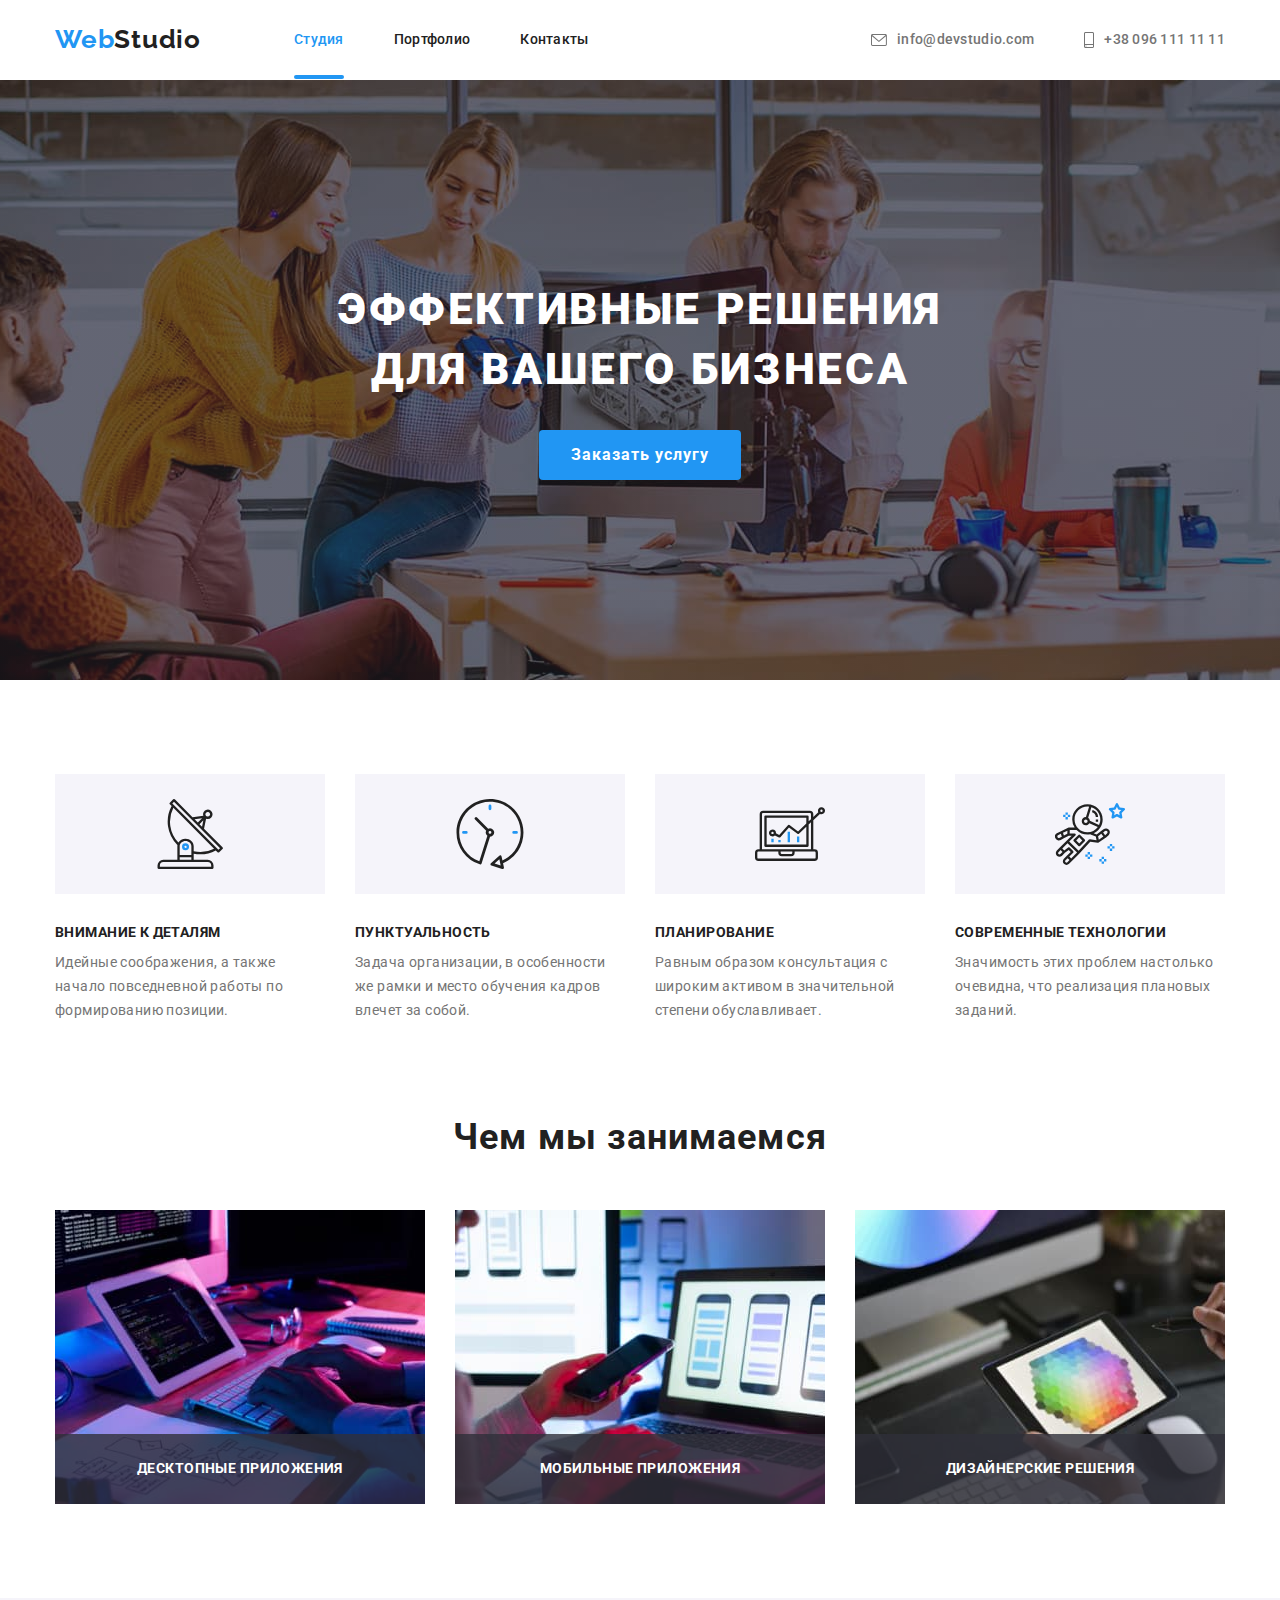
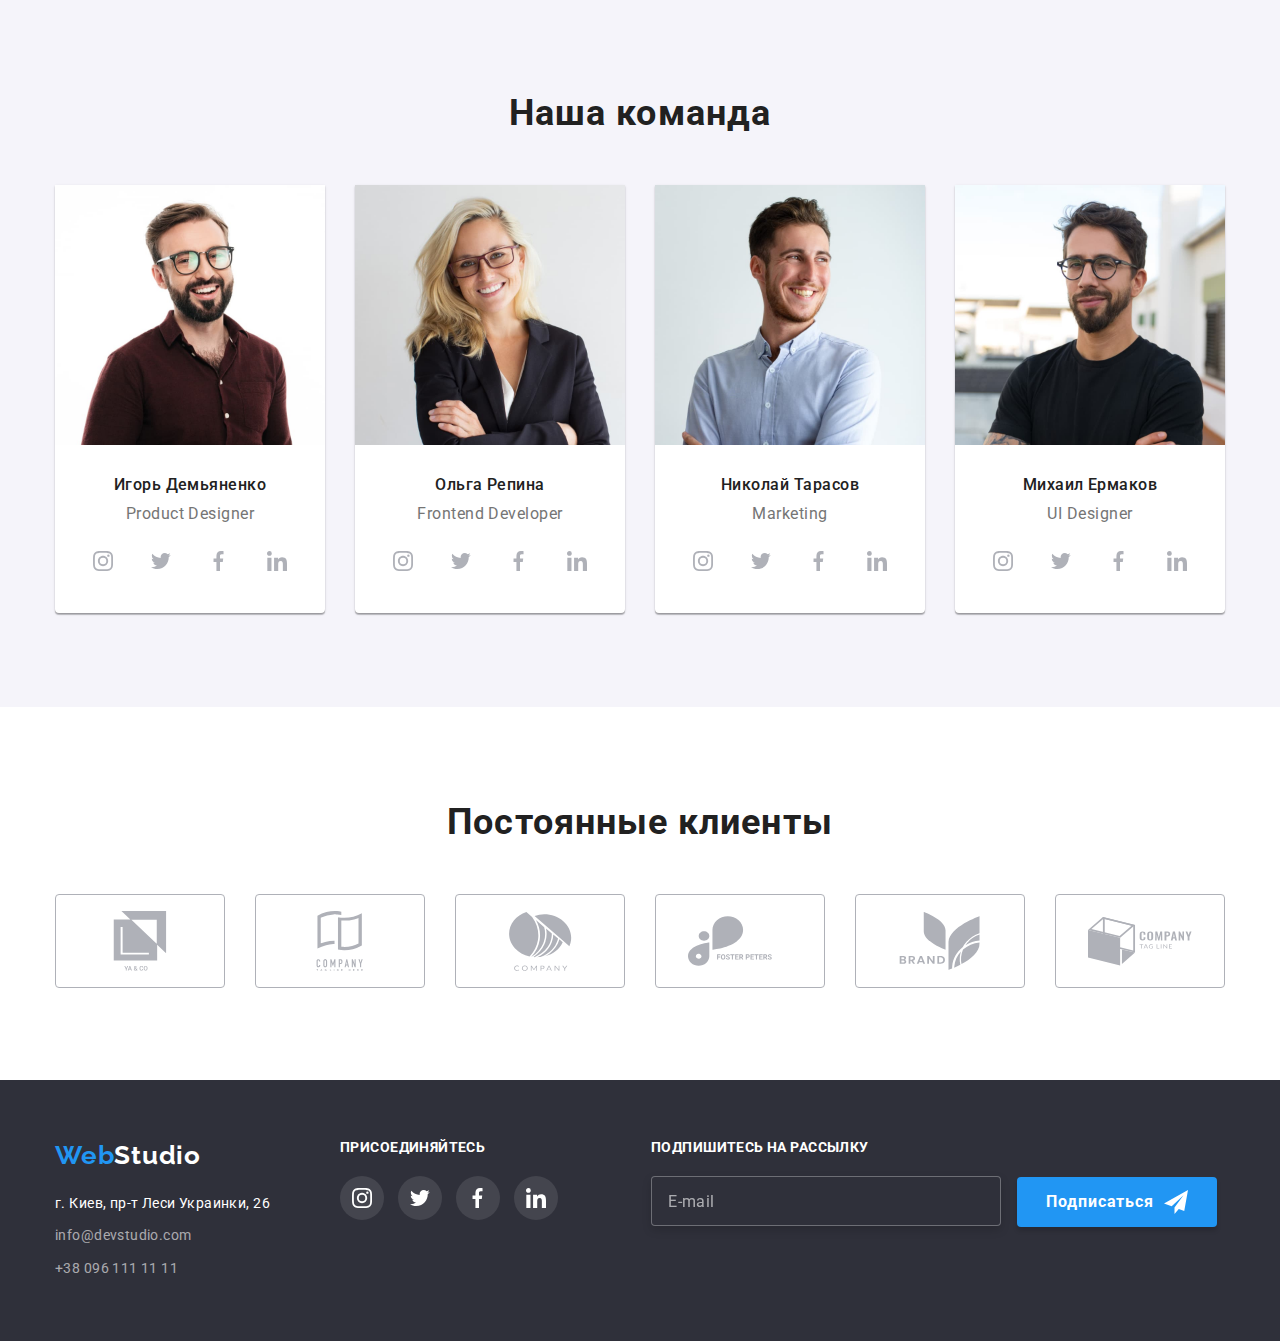
<file: index.html>
<!DOCTYPE html>
<html lang="ru">
<head>
    <meta charset="UTF-8">
    <meta http-equiv="X-UA-Compatible" content="IE=edge">
    <meta name="viewport" content="width=device-width, initial-scale=1.0">
    <title>WebStudio</title>
    <link rel="preconnect" href="https://fonts.googleapis.com">
    <link rel="preconnect" href="https://fonts.gstatic.com" crossorigin>
    <link href="https://fonts.googleapis.com/css2?family=Raleway:wght@700&family=Roboto:wght@400;500;700;900&display=swap" rel="stylesheet"/>
    <link rel="stylesheet" href="https://cdnjs.cloudflare.com/ajax/libs/modern-normalize/1.1.0/modern-normalize.min.css">
    <link rel="stylesheet" href="./css/styles.css">
</head>
<body>
<header class="header">
        <div class="conteiner page-header">
            <a href="index.html" class="logo"><span class="web">Web</span>Studio</a>
        <nav>
            <ul class="site-nav">
                <li class="item"><a href="./index.html" class="link current">Студия</a></li>
                <li class="item"><a href="./portfolio.html" class="link">Портфолио</a></li>
                <li class="item"><a href="/" class="link">Контакты</a></li>
            </ul>
        </nav>
            <ul class="contacts">
                <li class="item">                    
                    <a href="mailto:info@devstudio.com" class="contacts-link">
                        <svg class="icon-mail" width="16" height="12">
                            <use href="./images/sprite.svg#icon-mail"></use>
                        </svg>
                        info@devstudio.com
                    </a>
                </li>
                <li class="item">
                    <a href="tel:+380961111111" class ="contacts-link">
                        <svg class="icon-mail" width="10" height="16">
                            <use href="./images/sprite.svg#icon-tel"></use>
                        </svg>
                        +38 096 111 11 11
                    </a>
                </li>
            </ul>
        </div>        
</header>

<main>
    <section class="hero">
        <h1 class="hero-title">ЭФФЕКТИВНЫЕ РЕШЕНИЯ<br> ДЛЯ ВАШЕГО БИЗНЕСА</h1>
        <button type="button" class="hero-btn" data-modal-open>Заказать услугу</button>
        <div class="backdrop is-hidden" data-modal>
            <div class="modal">
                <button type="button" class="close-btn" data-modal-close>
                    <svg class="icon-modal" width="11" height="11">
                        <use href="./images/sprite.svg#icon-close"></use>
                    </svg> 
                </button>
                <h3 class="modal-title">Оставьте свои данные, мы вам перезвоним</h3>
                <form>
                    <label class="modal-label">
                        Имя
                        <div class="modal-row">
                            <input class="modal-input" type="text" name="username">
                            <svg class="icon-label" width="18" height="18">
                                <use href="./images/sprite.svg#icon-name"></use>
                            </svg>
                        </div>
                    </label>
                    <label class="modal-label">
                        Телефон
                        <div class="modal-row">
                            <input class="modal-input" type="tel" name="phone_number">
                        <svg class="icon-label" width="18" height="18">
                            <use href="./images/sprite.svg#icon-phone"></use>
                        </svg>
                        </div>
                    </label>
                    <label class="modal-label">
                        Почта
                        <div class="modal-row">
                            <input class="modal-input" type="email" name="email">
                        <svg class="icon-label" width="18" height="18">
                            <use href="./images/sprite.svg#icon-email"></use>
                        </svg>
                        </div>
                    </label>
                    <label class="modal-label">
                        Комментарий
                        <div class="modal-row">
                            <textarea class="modal-input coment " name="coment" rows="10" placeholder="Введите текст"></textarea>
                        </div>
                    </label>
                    <label class="modal-label checkbox ">
                        <input class="input-chec" type="checkbox" name="licens">
                        <span class="icon-chec"></span>
                        Соглашаюсь с рассылкой и принимаю <a class="link-licens" href="/">Условия договора</a>
                    </label>
                    <button class="modal-send-btn" type="submit">Отправить</button>
                </form>
            </div>
        </div>
    </section>
    <section class="advantage section">
        <div class="conteiner">
        <ul class="advantage-list" >
            <li class="advantage-item">
                <div class="advant">
                    <svg class="advantage-icon" width="70" height="70">
                        <use href="./images/sprite.svg#icon-sputnik"></use>
                    </svg>
                </div>
                <h3 class="advantage-title">ВНИМАНИЕ К ДЕТАЛЯМ</h3>
                <p class="advantage-text">Идейные соображения, а также начало повседневной работы по формированию позиции.</p>
            </li>
            <li class="advantage-item">
                <div class="advant">
                    <svg class="advantage-icon" width="70" height="70">
                        <use href="./images/sprite.svg#icon-clock"></use>
                    </svg>
                </div>
                <h3 class="advantage-title">ПУНКТУАЛЬНОСТЬ</h3>
                <p class="advantage-text">Задача организации, в особенности же рамки и место обучения кадров влечет за собой.</p>
            </li>
            <li class="advantage-item">
               <div class="advant">
                    <svg class="advantage-icon" width="70" height="70">
                        <use href="./images/sprite.svg#icon-diagram"></use>
                    </svg>
               </div>
                <h3 class="advantage-title">ПЛАНИРОВАНИЕ</h3>
                <p class="advantage-text">Равным образом консультация с широким активом в значительной степени обуславливает.</p>
            </li>
            <li class="advantage-item">
                <div class="advant">
                    <svg class="advantage-icon" width="70" height="70">
                        <use href="./images/sprite.svg#icon-astronaut"></use>
                    </svg>
                </div>
                <h3 class="advantage-title">СОВРЕМЕННЫЕ ТЕХНОЛОГИИ</h3>
                <p class="advantage-text">Значимость этих проблем настолько очевидна, что реализация плановых заданий.</p>
            </li>
        </ul>
        </div>
    </section>
    <section class="job section">
        <div class="conteiner">
            <h2 class="job-title">Чем мы занимаемся</h2>
        <ul class="job-list">
            <li class="job-item">
                <img src="./images/01.jpg" alt="Разработка сайта" width="370">
                <p class="job-text">Десктопные приложения</p>
            </li>
            <li class="job-item">
                <img src="./images/02.jpg" alt="Адаптивная верстка сайта" width="370">
                <p class="job-text">Мобильные приложения</p>
            </li>
            <li class="job-item">
                <img src="./images/03.jpg" alt="Разработка дизайна" width="370">
                <p class="job-text">Дизайнерские решения</p>
            </li>
        </ul>
        </div>
    </section>
    <section class="team section">
       <div class="conteiner">
            <h2 class="team-title">Наша команда</h2>
        <ul class="team-list">
            <li class="team-item">
                <img src="./images/1.jpg" alt="Игорь Демьяненко" width="270">
                <div class="teams">
                    <h3 class="team-subtitle">Игорь Демьяненко</h3>
                    <p lang="en" class="team-text">Product Designer</p>
                    <a href="https://www.instagram.com/" class="meseng">
                        <svg class="icon-meseng" width="20" height="20">
                            <use href="./images/sprite.svg#icon-instagram"></use>
                        </svg>
                    </a>
                    <a href="https://twitter.com/" class="meseng">
                        <svg class="icon-meseng" width="20" height="20">
                            <use href="./images/sprite.svg#icon-tvitter"></use>
                        </svg>
                    </a>
                    <a href="https://facebook.com/" class="meseng">
                        <svg class="icon-meseng" width="20" height="20">
                            <use href="./images/sprite.svg#icon-facebook"></use>
                        </svg>
                    </a>
                    <a href="https://www.linkedin.com/" class="meseng">
                        <svg class="icon-meseng" width="20" height="20">
                            <use href="./images/sprite.svg#icon-linkedin"></use>
                        </svg>
                    </a>
                </div>
            </li>
            <li class="team-item">
                <img src="./images/2.jpg" alt="Ольга Репина" width="270">
                <div class="teams">
                    <h3 class="team-subtitle">Ольга Репина</h3>
                    <p lang="en" class="team-text">Frontend Developer</p>
                    <a href="https://www.instagram.com/" class="meseng">
                        <svg class="icon-meseng" width="20" height="20">
                            <use href="./images/sprite.svg#icon-instagram"></use>
                        </svg>
                    </a>
                    <a href="https://twitter.com/" class="meseng">
                        <svg class="icon-meseng" width="20" height="20">
                            <use href="./images/sprite.svg#icon-tvitter"></use>
                        </svg>
                    </a>
                    <a href="https://facebook.com/" class="meseng">
                        <svg class="icon-meseng" width="20" height="20">
                            <use href="./images/sprite.svg#icon-facebook"></use>
                        </svg>
                    </a>
                    <a href="https://www.linkedin.com/" class="meseng">
                        <svg class="icon-meseng" width="20" height="20">
                            <use href="./images/sprite.svg#icon-linkedin"></use>
                        </svg>
                    </a>
                </div>
            </li>
            <li class="team-item">
                <img src="./images/3.jpg" alt="Николай Тарасов" width="270">
                <div class="teams">
                    <h3 class="team-subtitle">Николай Тарасов</h3>
                    <p lang="en" class="team-text">Marketing</p>
                    <a href="https://www.instagram.com/" class="meseng">
                        <svg class="icon-meseng" width="20" height="20">
                            <use href="./images/sprite.svg#icon-instagram"></use>
                        </svg>
                    </a>
                    <a href="https://twitter.com/" class="meseng">
                        <svg class="icon-meseng" width="20" height="20">
                            <use href="./images/sprite.svg#icon-tvitter"></use>
                        </svg>
                    </a>
                    <a href="https://facebook.com/" class="meseng">
                        <svg class="icon-meseng" width="20" height="20">
                            <use href="./images/sprite.svg#icon-facebook"></use>
                        </svg>
                    </a>
                    <a href="https://www.linkedin.com/" class="meseng">
                        <svg class="icon-meseng" width="20" height="20">
                            <use href="./images/sprite.svg#icon-linkedin"></use>
                        </svg>
                    </a>
                </div>
            </li>
            <li class="team-item">
                <img src="./images/4.jpg" alt="Михаил Ермаков" width="270">
                <div class="teams">
                    <h3 class="team-subtitle">Михаил Ермаков</h3>
                    <p lang="en" class="team-text">UI Designer</p>
                    <a href="https://www.instagram.com/" class="meseng">
                        <svg class="icon-meseng" width="20" height="20">
                            <use href="./images/sprite.svg#icon-instagram"></use>
                        </svg>
                    </a>
                    <a href="https://twitter.com/" class="meseng">
                        <svg class="icon-meseng" width="20" height="20">
                            <use href="./images/sprite.svg#icon-tvitter"></use>
                        </svg>
                    </a>
                    <a href="https://facebook.com/" class="meseng">
                        <svg class="icon-meseng" width="20" height="20">
                            <use href="./images/sprite.svg#icon-facebook"></use>
                        </svg>
                    </a>
                    <a href="https://www.linkedin.com/" class="meseng">
                        <svg class="icon-meseng" width="20" height="20">
                            <use href="./images/sprite.svg#icon-linkedin"></use>
                        </svg>
                    </a>
                </div>
            </li>
        </ul>
       </div>
    </section>
    <section class="clients section">
        <h2 class="clients-title">Постоянные клиенты</h2>
        <ul class="clients-list">
            <li class="clients-item">
                <a href="" class="clients-link">
                    <svg class="icon-clients" width="106" height="60">
                        <use href="./images/sprite.svg#icon-logo1"></use>
                    </svg>
                </a>
            </li>
            <li class="clients-item">
                <a href="" class="clients-link">
                    <svg class="icon-clients" width="106" height="60">
                        <use href="./images/sprite.svg#icon-logo2"></use>
                    </svg>
                </a>
            </li>
            <li class="clients-item">
                <a href="" class="clients-link">
                    <svg class="icon-clients" width="106" height="60">
                        <use href="./images/sprite.svg#icon-logo3"></use>
                    </svg>
                </a>
            </li>
            <li class="clients-item">
                <a href="" class="clients-link">
                    <svg class="icon-clients" width="106" height="60">
                        <use href="./images/sprite.svg#icon-logo4"></use>
                    </svg>
                </a>
            </li>
            <li class="clients-item">
                <a href="" class="clients-link">
                    <svg class="icon-clients" width="106" height="60">
                        <use href="./images/sprite.svg#icon-logo5"></use>
                    </svg>
                </a>
            </li>
            <li class="clients-item">
                <a href="" class="clients-link">
                    <svg class="icon-clients" width="106" height="60">
                        <use href="./images/sprite.svg#icon-logo6"></use>
                    </svg>
                </a>
            </li>
        </ul>
    </section>
</main>
<footer class="footer">
    <div class="conteiner footer-column">
         <div>
                <a href="index.html" class="footer-logo"><span class="web">Web</span>Studio</a>
            <address>
            <ul class="footer-nav">
                <li class="item"><a href="" class="footer-text">г. Киев, пр-т Леси Украинки, 26</a></li>
                <li class="item"><a href="mailto:info@devstudio.com" class="contacts-link">info@devstudio.com</a></li>
                <li class="item"><a href="tel:+380961111111" class="contacts-link">+38 096 111 11 11</a></li>      
            </ul>
            </address>
         </div>
        <div class="folov">
        <h3 class="folov-title">ПРИСОЕДИНЯЙТЕСЬ</h3>
        <ul class="folov-list">
            <li class="folov-item">
                <a href="https://www.instagram.com/" class="folov-link">
                    <svg class="icon-footer" width="20" height="20">
                        <use href="./images/sprite.svg#icon-instagram"></use>
                    </svg>
                </a>
            </li>
            <li class="folov-item">
                <a href="https://twitter.com/" class="folov-link">
                    <svg class="icon-footer" width="20" height="20">
                        <use href="./images/sprite.svg#icon-tvitter"></use>
                    </svg>
                </a>
            </li>
            <li class="folov-item">
                <a href="https://facebook.com/" class="folov-link">
                    <svg class="icon-footer" width="20" height="20">
                        <use href="./images/sprite.svg#icon-facebook"></use>
                    </svg>
                </a>
            </li>
            <li class="folov-item">
                <a href="https://www.linkedin.com/" class="folov-link">
                    <svg class="icon-footer" width="20" height="20">
                        <use href="./images/sprite.svg#icon-linkedin"></use>
                    </svg>
                </a>
            </li>
        </ul>
        </div>
        <div class="send">
        <h3 class="send-title">Подпишитесь на рассылку</h3>
        <form>
            <label class="send-label">
                <input class="send-input" type="email" name="email" placeholder="E-mail"/>
            </label>
        <button type="submit" class="send-btn">
            Подписаться
            <svg class="send-icon" width="24" height="24">
                <use href="./images/sprite.svg#icon-send"></use>
            </svg>
        </button>
        </form>
    </div>
    </div>
    
</footer>
    <script src="./js/modal.js"></script>
</body>
</html>
</file>
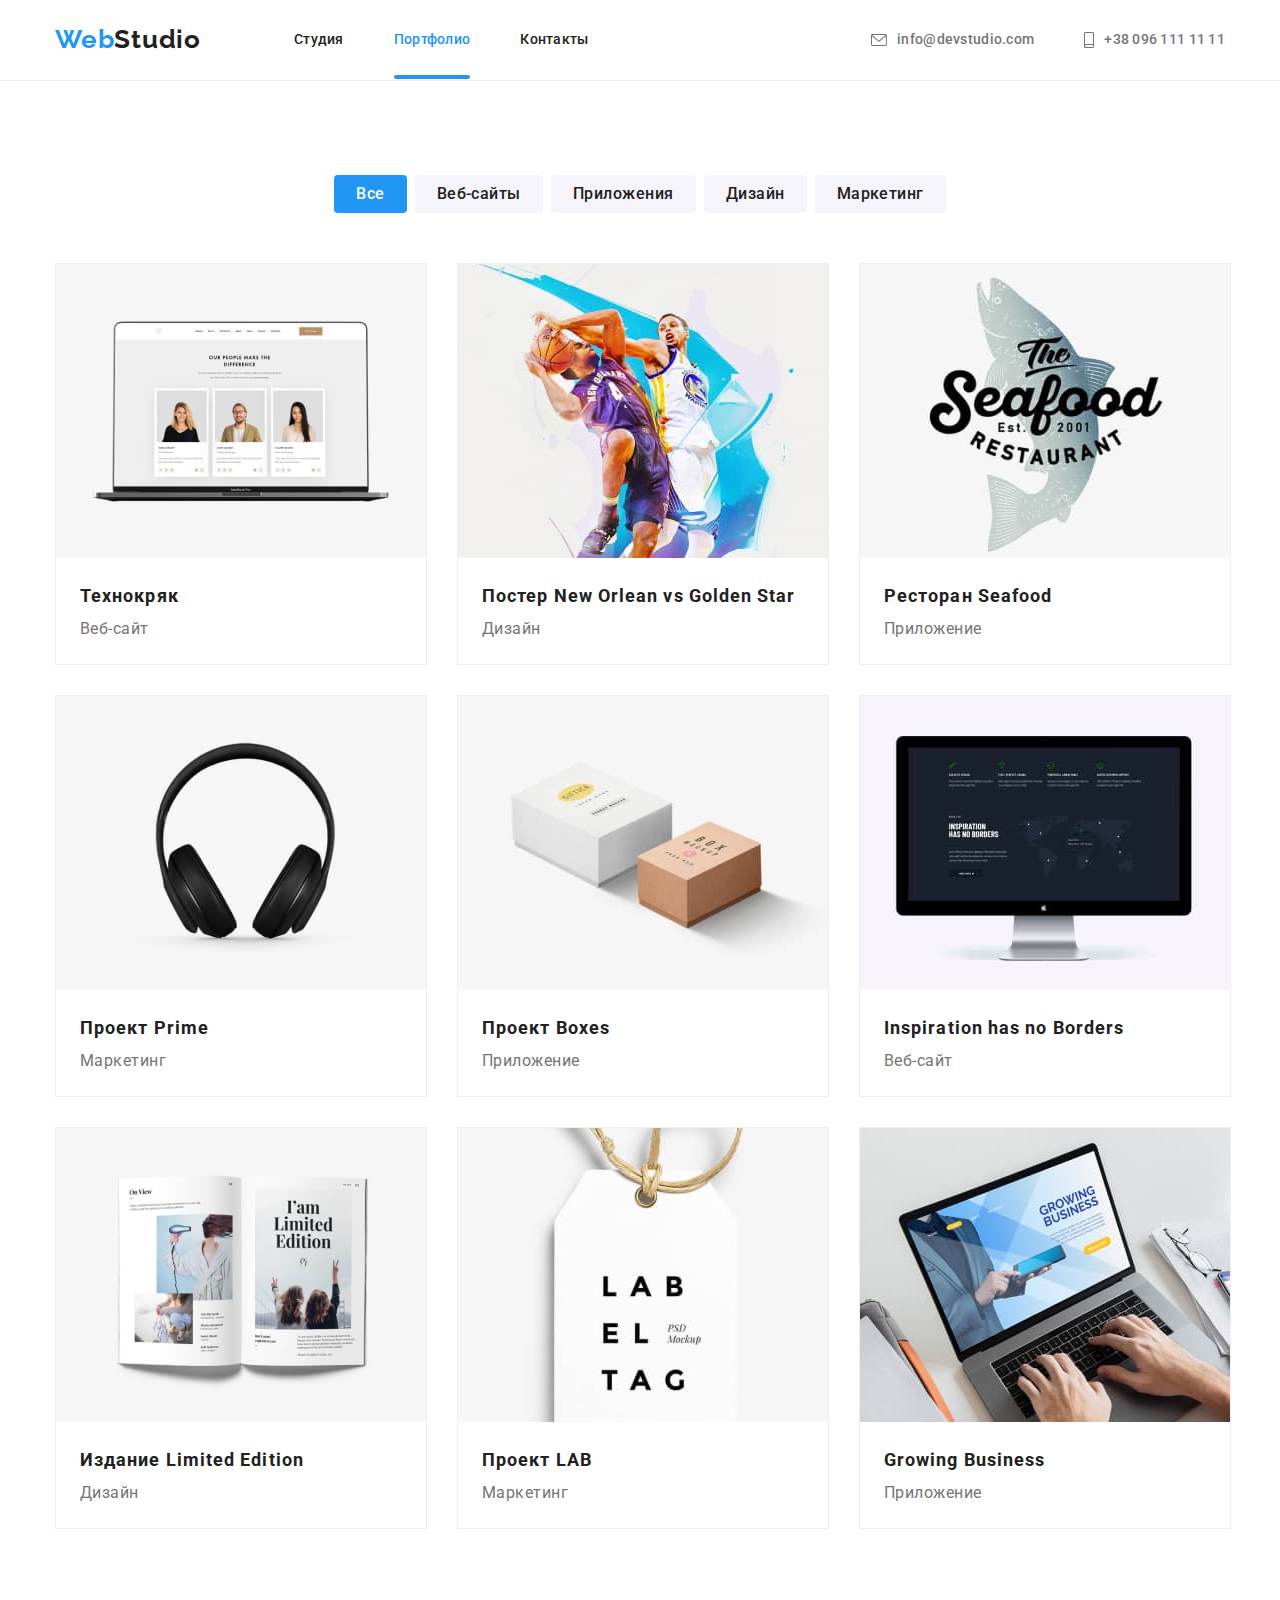
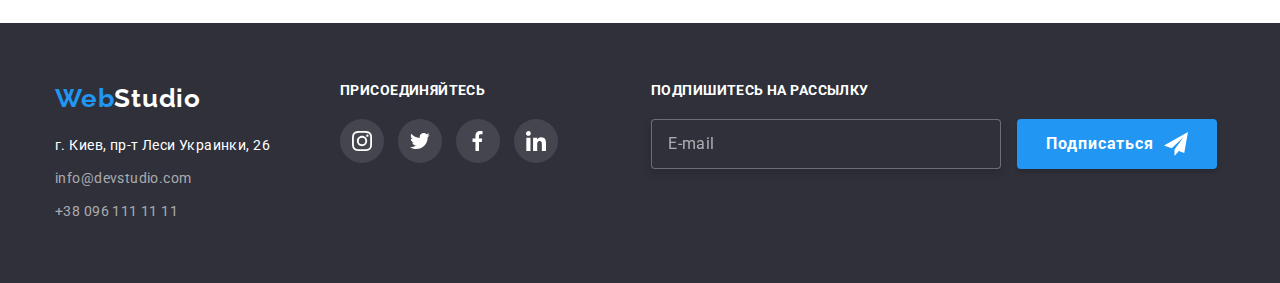
<file: portfolio.html>
<!DOCTYPE html>
<html lang="ru">
<head>
    <meta charset="UTF-8">
    <meta http-equiv="X-UA-Compatible" content="IE=edge">
    <meta name="viewport" content="width=device-width, initial-scale=1.0">
    <title>Портфолио</title>
    <link rel="preconnect" href="https://fonts.googleapis.com">
    <link rel="preconnect" href="https://fonts.gstatic.com" crossorigin>
    <link href="https://fonts.googleapis.com/css2?family=Raleway:wght@700&family=Roboto:wght@400;500;700;900&display=swap" rel="stylesheet">
    <link rel="stylesheet" href="https://cdnjs.cloudflare.com/ajax/libs/modern-normalize/1.1.0/modern-normalize.min.css">
    <link rel="stylesheet" href="./css/styles.css">
</head>
<body>
    


<header class="header line">
        <div class="conteiner page-header">
            <a href="index.html" class="logo"><span class="web">Web</span>Studio</a>
        <nav>
            <ul class="site-nav">
                <li class="item"><a href="./index.html" class="link">Студия</a></li>
                <li class="item"><a href="./portfolio.html" class="link current">Портфолио</a></li>
                <li class="item"><a href="/" class="link">Контакты</a></li>
            </ul>
        </nav>
            <ul class="contacts">
                <li class="item">                    
                    <a href="mailto:info@devstudio.com" class="contacts-link">
                        <svg class="icon-mail" width="16" height="12">
                            <use href="./images/sprite.svg#icon-mail"></use>
                        </svg>
                        info@devstudio.com
                    </a>
                </li>
                <li class="item">
                    <a href="tel:+380961111111" class ="contacts-link">
                        <svg class="icon-mail" width="10" height="16">
                            <use href="./images/sprite.svg#icon-tel"></use>
                        </svg>
                        +38 096 111 11 11
                    </a>
                </li>
            </ul>
        </div>
        
</header>
<main>
    <section class="portfolio section" >
        <div class="conteiner">
            <ul class="portfolio-filter">
            <li class="item"><button type="button" class="btn current">Все</button></li>
            <li class="item"><button type="button" class="btn">Веб-сайты</button></li>
            <li class="item"><button type="button" class="btn">Приложения</button></li>
            <li class="item"><button type="button" class="btn">Дизайн</button></li>
            <li class="item"><button type="button" class="btn">Маркетинг</button></li>
        </ul>
        <ul class="portfolio-choice" >
            <li class="item">
                <div class="choice-hover">
                    <img src="./images/pf1.jpg" alt="" width="370">                
                    <p class="choice-text-hover">Технокряк это современная площадка распространения коронавируса. Компании используют эту платформу для цифрового шпионажа и атак на защищённые сервера конкурентов.</p>
                </div>
                <div class="choich">
                    <h3 class="choice-title">Технокряк</h3>
                    <p class="choice-text">Веб-сайт</p>
                    
                </div>
            </li>
            <li class="item">
                <div class="choice-hover">
                    <img src="./images/pf2.jpg" alt="" width="370">
                    <p class="choice-text-hover">Технокряк это современная площадка распространения коронавируса. Компании используют эту платформу для цифрового шпионажа и атак на защищённые сервера конкурентов.</p>
                </div>
                <div class="choich">
                    <h3 class="choice-title">Постер <span lang="en">New Orlean vs Golden Star</span></h3>
                    <p class="choice-text">Дизайн</p>
                </div>
            </li>
            <li class="item">
                <div class="choice-hover">
                    <img src="./images/pf3.jpg" alt="" width="370">
                    <p class="choice-text-hover">Технокряк это современная площадка распространения коронавируса. Компании используют эту платформу для цифрового шпионажа и атак на защищённые сервера конкурентов.</p>
                </div>
                <div class="choich">
                    <h3 class="choice-title">Ресторан <sapn lang="en">Seafood</sapn></h3>
                    <p class="choice-text">Приложение</p>
                </div>
            </li>
            <li class="item">
                <div class="choice-hover">
                    <img src="./images/pf4.jpg" alt="" width="370">
                    <p class="choice-text-hover">Технокряк это современная площадка распространения коронавируса. Компании используют эту платформу для цифрового шпионажа и атак на защищённые сервера конкурентов.</p>
                </div>
                <div class="choich">
                    <h3 class="choice-title">Проект <span lang="en">Prime</span></h3>
                    <p class="choice-text">Маркетинг</p>
                </div>
            </li>
            <li class="item">
                <div class="choice-hover">
                    <img src="./images/pf5.jpg" alt="" width="370">
                    <p class="choice-text-hover">Технокряк это современная площадка распространения коронавируса. Компании используют эту платформу для цифрового шпионажа и атак на защищённые сервера конкурентов.</p>
                </div>
                <div class="choich">
                    <h3 class="choice-title">Проект <span lang="en">Boxes</span></h3>
                    <p class="choice-text">Приложение</p>
                </div>
            </li>
            <li class="item">
                <div class="choice-hover">
                    <img src="./images/pf6.jpg" alt="" width="370">
                    <p class="choice-text-hover">Технокряк это современная площадка распространения коронавируса. Компании используют эту платформу для цифрового шпионажа и атак на защищённые сервера конкурентов.</p>
                </div>
               <div class="choich">
                    <h3 class="choice-title" lang="en">Inspiration has no Borders</h3>
                    <p class="choice-text">Веб-сайт</p>
               </div>
            </li>
            <li class="item">
                <div class="choice-hover">
                    <img src="./images/pf7.jpg" alt="" width="370">
                    <p class="choice-text-hover">Технокряк это современная площадка распространения коронавируса. Компании используют эту платформу для цифрового шпионажа и атак на защищённые сервера конкурентов.</p>
                </div>
                <div class="choich">
                    <h3 class="choice-title">Издание <span lang="en">Limited Edition</span></h3>
                    <p class="choice-text">Дизайн</p>
                </div>
            </li>
            <li class="item">
                <div class="choice-hover">
                    <img src="./images/pf8.jpg" alt="" width="370">
                    <p class="choice-text-hover">Технокряк это современная площадка распространения коронавируса. Компании используют эту платформу для цифрового шпионажа и атак на защищённые сервера конкурентов.</p>
                </div>
                <div class="choich">
                    <h3 class="choice-title">Проект <span lang="en">LAB</span></h3>
                    <p class="choice-text">Маркетинг</p>
                </div>
            </li>
            <li class="item">
                <div class="choice-hover">
                    <img src="./images/pf9.jpg" alt="" width="370">
                    <p class="choice-text-hover">Технокряк это современная площадка распространения коронавируса. Компании используют эту платформу для цифрового шпионажа и атак на защищённые сервера конкурентов.</p>
                </div>
                <div class="choich">
                    <h3 class="choice-title" lang="en">Growing Business</h3>
                    <p class="choice-text">Приложение</p>
                </div>
            </li>
        </ul>
        </div>
    </section>
</main>
<footer class="footer">
    <div class="conteiner footer-column">
         <div>
                <a href="index.html" class="footer-logo"><span class="web">Web</span>Studio</a>
            <address>
            <ul class="footer-nav">
                <li class="item"><a href="" class="footer-text">г. Киев, пр-т Леси Украинки, 26</a></li>
                <li class="item"><a href="mailto:info@devstudio.com" class="contacts-link">info@devstudio.com</a></li>
                <li class="item"><a href="tel:+380961111111" class="contacts-link">+38 096 111 11 11</a></li>      
            </ul>
            </address>
         </div>
        <div class="folov">
        <h3 class="folov-title">ПРИСОЕДИНЯЙТЕСЬ</h3>
        <ul class="folov-list">
            <li class="folov-item">
                <a href="https://www.instagram.com/" class="folov-link">
                    <svg class="icon-footer" width="20" height="20">
                        <use href="./images/sprite.svg#icon-instagram"></use>
                    </svg>
                </a>
            </li>
            <li class="folov-item">
                <a href="https://twitter.com/" class="folov-link">
                    <svg class="icon-footer" width="20" height="20">
                        <use href="./images/sprite.svg#icon-tvitter"></use>
                    </svg>
                </a>
            </li>
            <li class="folov-item">
                <a href="https://facebook.com/" class="folov-link">
                    <svg class="icon-footer" width="20" height="20">
                        <use href="./images/sprite.svg#icon-facebook"></use>
                    </svg>
                </a>
            </li>
            <li class="folov-item">
                <a href="https://www.linkedin.com/" class="folov-link">
                    <svg class="icon-footer" width="20" height="20">
                        <use href="./images/sprite.svg#icon-linkedin"></use>
                    </svg>
                </a>
            </li>
        </ul>
        </div>
        <div class="send">
        <h3 class="send-title">Подпишитесь на рассылку</h3>
        <form>
            <label class="send-label">
                <input class="send-input" type="email" name="email" placeholder="E-mail"/>
            </label>
        <button type="submit" class="send-btn">
            Подписаться
            <svg class="send-icon" width="24" height="24">
                <use href="./images/sprite.svg#icon-send"></use>
            </svg>
        </button>
        </form>
    </div>
    </div>
    
</footer>
</body>
</html>
</file>
<file: css/styles.css>
:root {
/* главний цвет фона */
    --main-color-bg: #ffffff;
/* главний цвет текста */
    --main-color-text: #757575;
/* фон подвала */
    --bg-color-foot:#2F303A; 
/* вторичний цвет текста */
    --secondary-color-text:#212121;
/* вторичний цвет фона */
    --secondary-color-bg: #F5F4FA;
/* еффект наведения */
    --color-accent: #2196F3;
/* цвет текста футер*/
    --color-adress: rgba(255, 255, 255, 0.6);
    --color-meseng: #AFB1B8;

}
body {
  background-color: var(--main-color-bg);
  color: var(--main-color-text);
  font-family: 'Roboto', sans-serif;
}
ul {
    list-style: none;
    margin-top: 0;
}

h1,h2,h3,h4,h5,h6,p,ul {
    margin: 0;
    padding: 0;
}
img {
      display: block;
  }



.conteiner{
    width: 1200px;
    margin: 0 auto;
    padding: 0 15px;
}

.section {
    padding-top: 94px;
    padding-bottom: 94px;
}

/*Шапка

*/
.line {
    border-bottom: 1px solid #ECECEC;
    
}
.header {
    padding-top: 24px;
    padding-bottom: 25px;
}

.page-header {
    display: flex;
    align-items: center;
}

.logo {
    
    
    color: var(--secondary-color-text);
    font-family: 'Raleway', sans-serif;
    font-weight: 700;
    font-size: 26px;
    line-height: 1.2;
    letter-spacing: 0.03em;
    text-decoration: none;

}
.web {
    color: var(--color-accent);
}


.site-nav {
    display: flex;
    margin-left: 93px;
    
}
.site-nav .item + .item {
    margin-left: 50px;
}
.site-nav .link {  
    position: relative;

    padding: 32px 0;
    color: var(--secondary-color-text);
    font-weight: 500;
    font-size: 14px;
    line-height: 1.14;
    letter-spacing: 0.02em;
    text-decoration: none;

    transition: color 250ms cubic-bezier(0.4, 0, 0.2, 1);
}


.site-nav .link:hover,
.site-nav .link:focus {
    color: var(--color-accent);
}

.site-nav .link.current {
    color: var(--color-accent);
}
.site-nav .link.current::after {
    content: '';
    display: block;
    width: 100%;
    height: 4px;
    background: var(--color-accent);
    border-radius: 2px;

    position: absolute;
    left: 0;
    bottom: 0;
}

.contacts {
    display: flex;
    margin-left: auto;
    align-items: center;
    
}

.contacts-link {
    display: flex;
    align-items: center;    
    color: var(--main-color-text);
    
    transition: color 250ms cubic-bezier(0.4, 0, 0.2, 1);
}
.contacts-link:hover, 
.contacts-link:focus {
    color: var(--color-accent);
}

.icon-mail {
    margin-right: 10px;
    fill: currentColor;
}
.contacts .item + .item {
    margin-left: 50px;
}

.contacts .contacts-link {
    font-weight: 500;
    font-size: 14px;
    line-height: 1.14;
    letter-spacing: 0.02em;
    text-decoration: none;
}

/*main

*/
.hero {
    position: relative;

    text-align: center;
    padding-top: 200px;
    padding-bottom: 200px;
    max-width: 1600px;
    height: 600px;
    margin-left: auto;
    margin-right: auto;

    background-color: var(--bg-color-foot);
    background-image: linear-gradient(
         to right,
          rgba(47, 48, 58, 0.4),
          rgba(47, 48, 58, 0.4)
          ),
          url("../images/bg-hero.jpg");
    
    background-repeat: no-repeat;
    background-position: center; 
    background-size: cover;
}
.hero-title{
    padding-bottom: 30px;
    color: var(--main-color-bg);
    font-weight: 900;
    font-size: 44px;
    line-height: 1.36;
    text-align: center;
    letter-spacing: 0.06em;

}

.hero-btn {     
    padding: 10px 32px;

    font-family: 'Roboto', sans-serif;
    cursor: pointer;
    color: var(--main-color-bg);
    background-color: var(--color-accent);
    font-weight: 700;
    font-size: 16px;
    line-height: 1.87;
    text-align: center;
    letter-spacing: 0.06em;

    border-radius: 4px;
    border: none;
}
.backdrop {
    
    position: fixed;
    top: 0;
    left: 0;
    width: 100%;
    height: 100%;
    z-index: 1;

    background: rgba(0, 0, 0, 0.2);

    opacity: 1;
    
    transition: opacity 250ms cubic-bezier(0.4, 0, 0.2, 1),
    visibility 250ms cubic-bezier(0.4, 0, 0.2, 1);
}
.backdrop.is-hidden {
    opacity: 0;
    pointer-events: none;
    visibility: hidden;   

}
.backdrop.is-hidden .modal {
    transform: translate(-50%, -50%) scale(1.1);
}

.modal {
    position: absolute;
    top: 50%;
    left: 50%;
    

    width: 528px;
    height: 581px;
    padding: 40px;

    background-color: var(--main-color-bg);

    transform: translate(-50%, -50%) scale(1);
    transition: transform 250ms cubic-bezier(0.4, 0, 0.2, 1);
}

.close-btn {
    width: 30px;
    height: 30px;

    position: absolute;
    top: 8px;
    right: 8px;

    background-color: var(--main-color-bg);

    border-radius: 50%;
    border: 1px solid rgba(0, 0, 0, 0.1);
    cursor: pointer;
    transition: color 250ms cubic-bezier(0.4, 0, 0.2, 1);
}
.icon-modal {
    fill: currentColor;
}
.close-btn:hover,
.close-btn:focus {
    color: var(--color-accent);
}
.icon-modal {
    fill: currentColor;
}

.modal-title {
    
    margin-bottom: 12px;

    font-weight: 700;
    font-size: 20px;
    line-height: 1.15   ;
    text-align: center;
    letter-spacing: 0.03em;

    color: var(--secondary-color-text);

}

.modal-label {
    position: relative;
    display: block;   
    font-size: 12px;
    line-height: 1.16;
    letter-spacing: 0.01em;
    color: var(--main-color-text);
    text-align: left;
    
    
}
.modal-input {
    padding-left: 42px;
    width: 100%;
    min-height: 40px;
    margin-top: 4px;
    border: 1px solid rgba(33, 33, 33, 0.2);
    border-radius: 4px;
    outline: none;
    transition: border-color 250ms cubic-bezier(0.4, 0, 0.2, 1);
    
}

.modal-row:focus-within > .modal-input,
.modal-row:focus-within > .icon-label {    
    border-color: var(--color-accent);
    fill: var(--color-accent);
    
}
.modal-row {
    color: var(--secondary-color-text);
}

.icon-label {
    position: absolute;
    top: 50%;
    left: 12px;

    display: inline-block;
    fill: currentColor;
    transition: fill 250ms cubic-bezier(0.4, 0, 0.2, 1);
}




.modal-input.coment {
    padding: 12px 16px;
    resize: none;
    max-height: 120px;
}
.modal-input.coment::placeholder {
    font-size: 14px;
    line-height: 16px;
    letter-spacing: 0.01em;
    color: rgba(117, 117, 117, 0.5);
}
.modal-label + .modal-label {
    margin-top: 10px;
}
.modal-label.checkbox {
    display: flex;
    align-items: center;
    margin-top: 20px;
    text-align: center;
    font-size: 14px;
    line-height: 1.71;
    letter-spacing: 0.03em;
    
}
.input-chec {
    position: absolute;
    width: 1px;
    height: 1px;
    margin: -1px;
    border: 0;
    padding: 0;
    clip: rect(0 0 0 0);
    overflow: hidden;
}
.icon-chec {
    display: inline-block;
    margin-right: 7px;
    width: 16px;
    height: 15px;
    border: 2px solid var(--secondary-color-text);
    border-radius: 2px;
    transition: background-color 250ms cubic-bezier(0.4, 0, 0.2, 1),
    border-color 250ms cubic-bezier(0.4, 0, 0.2, 1),
    background-image 250ms cubic-bezier(0.4, 0, 0.2, 1),
    background-size 250ms cubic-bezier(0.4, 0, 0.2, 1),
    background-origin 250ms cubic-bezier(0.4, 0, 0.2, 1);

    
}
.input-chec:checked + .icon-chec {
    border-color: var(--color-accent);
    background-color: var(--color-accent);
    background-image: url('../images/check.svg');
    background-size: contain;
    background-origin: border-box;
}


.link-licens {
    color: var(--color-accent);
}
.modal-send-btn {
    font-weight: 700;
    font-size: 16px;
    line-height: 1.87;
    width: 200px;
    height: 50px;   
    margin-top: 30px;
    letter-spacing: 0.06em;
    color: var(--main-color-bg);
    background-color: var(--color-accent);
    border: none;
    box-shadow: 0px 4px 4px rgba(0, 0, 0, 0.15);
    border-radius: 4px;
    cursor: pointer;
}




/*преимущества
                    
 */

 .advantage {
    padding-bottom: 0;
 }

 .advantage-list {
    display: flex;
    justify-content: space-between;
 }

 .advantage-item {  
    max-width: 270px; 
 }
.advant {
    display: flex;
    justify-content: center;
    align-items: center;
    background: var(--secondary-color-bg);
    width: 270px;
    height: 120px;
    margin-bottom: 30px;
    
}

 


.advantage-title {
    
    margin-bottom: 10px;
    color: var(--secondary-color-text);
    font-weight: 700;
    font-size: 14px;
    line-height: 1.2;
    letter-spacing: 0.03em;
}

.advantage-text {
    
    font-size: 14px;
    line-height: 1.7;
    letter-spacing: 0.03em;
}
/*зайнятость

 */
  
 .job-list {
     
     display: flex;
     justify-content: space-between;
 }
 .job-item {
    position: relative;
    max-width: 370px;
 }

.job-title{
    margin-bottom: 50px;
    color: var(--secondary-color-text);
    font-weight: 700;
    font-size: 36px;
    line-height: 1.2;
    text-align: center;
    letter-spacing: 0.03em;
}
.job-text {    
    position: absolute;
    left: 0;
    bottom: 0;

    

    display: flex;
    justify-content: center;
    align-items: center;
    
    width: 370px;
    height: 70px;   

    font-weight: 700;
    font-size: 14px;
    line-height: 1.14;
    letter-spacing: 0.03em;
    text-transform: uppercase;

    color: var(--main-color-bg);
    background-color: rgba(47, 48, 58, 0.8);

}

/*Команда

*/
.team {
    background-color: var(--secondary-color-bg);
    text-align: center;
}
.team-list {
    display: flex;
    justify-content: space-between;
}
.teams {
    padding-top: 30px;
    padding-bottom: 30px;
}

.team-title {
    margin-bottom: 50px;

    color: var(--secondary-color-text);
    font-weight: 700;
    font-size: 36px;
    line-height: 1.2;
    text-align: center;
    letter-spacing: 0.03em;
}
.team-item {
    background-color: var(--main-color-bg);
    box-shadow: 0px 1px 3px rgba(0, 0, 0, 0.12), 0px 1px 1px rgba(0, 0, 0, 0.14), 0px 2px 1px rgba(0, 0, 0, 0.2);
    border-radius: 0px 0px 4px 4px;

}

.team-subtitle {
    margin-bottom: 10px;
    color: var(--secondary-color-text);
    font-weight: 500;
    font-size: 16px;
    line-height: 1.2;
    letter-spacing: 0.03em;
}
.team-text {
    font-size: 16px;
    line-height: 1.2;
    letter-spacing: 0.03em;
}
.meseng {
    margin-top: 16px;
    width: 44px;
    height: 44px;
    display: inline-flex;
    justify-content: center;
    align-items: center;
    
    color: var(--color-meseng);
    border-radius: 50%;

    transition: color 250ms cubic-bezier(0.4, 0, 0.2, 1),
    background-color 250ms cubic-bezier(0.4, 0, 0.2, 1);
}
.meseng:hover,
.meseng:focus {
    background-color: var(--color-accent);
    border-radius: 50%;
    color: var(--main-color-bg);
}

.icon-meseng {
    fill: currentColor; 
}
.meseng + .meseng {
    margin-left: 10px;
}

/* Клиенты */
.clients-title {
    margin-bottom: 50px;
    color: var(--secondary-color-text);
    font-weight: 700;
    font-size: 36px;
    line-height: 1.2;
    text-align: center;
    letter-spacing: 0.03em;
}
.clients-list {    
    display: flex;
    justify-content: center;
    align-items: center;
}
.clients-item {
    width: 170px;
    height: 92px;
    
}
.clients-item + .clients-item {
    margin-left: 30px;
}
.clients-link {
    display: flex;
    justify-content: center;
    padding: 16px 32px;
    border: 1px solid var(--color-meseng);
    color: var(--color-meseng);
    border-radius: 4px;

    transition: border 250ms cubic-bezier(0.4, 0, 0.2, 1),
    color 250ms cubic-bezier(0.4, 0, 0.2, 1);
}
.clients-link:hover,
.clients-link:focus  {
    color: var(--color-accent);
    border: 1px solid var(--color-accent);
}
.icon-clients {
    fill: currentColor;
}


/* Портфолио

*/

/*Фильтр

*/
.portfolio {
    text-align: center;
}

.portfolio-filter {
    display: flex;
    justify-content: center;
}

.portfolio-filter .item + .item {
    margin-left: 8px;
}

.portfolio-filter .btn {
    font-family: 'Roboto', sans-serif;
    cursor: pointer;
    color: var(--secondary-color-text);
    background-color: var(--secondary-color-bg);
    font-weight: 500;
    font-size: 16px;
    line-height: 1.62;
    text-align: center;
    letter-spacing: 0.03em;
    
    padding: 6px 22px;
    border-radius: 4px;
    border: none; 
    
    transition: color 250ms cubic-bezier(0.4, 0, 0.2, 1),
    background-color 250ms cubic-bezier(0.4, 0, 0.2, 1),
    box-shadow 250ms cubic-bezier(0.4, 0, 0.2, 1);

    
}
.portfolio-filter .btn.current{
    color: var(--main-color-bg);
    background-color: var(--color-accent);
}

.portfolio-filter .btn:hover,
.portfolio-filter .btn:focus {
    box-shadow: 0px 3px 1px rgba(0, 0, 0, 0.1), 0px 1px 2px rgba(0, 0, 0, 0.08), 0px 2px 2px rgba(0, 0, 0, 0.12);
    color: var(--main-color-bg);
    background-color: var(--color-accent);
}

.portfolio-choice {    
    width: 1210px;
    padding-top: 50px;
    display: flex;
    flex-wrap: wrap;
    margin: -15px;
}
.portfolio-choice .item {
    position: relative;
    margin: 15px;
    border: 1px solid #EEEEEE;
    text-align: left;

    transition: box-shadow 250ms cubic-bezier(0.4, 0, 0.2, 1);
}
.portfolio-choice .item:hover {
    box-shadow: 0px 1px 1px rgba(0, 0, 0, 0.12), 0px 4px 4px rgba(0, 0, 0, 0.06), 1px 4px 6px rgba(0, 0, 0, 0.16);
}
.choich {
    padding: 20px 24px;    
}
.portfolio-choice .choice-title {
    color: var(--secondary-color-text);
    font-weight: 700;
    font-size: 18px;
    line-height: 2;
    letter-spacing: 0.06em;
}
.portfolio-choice .choice-text {
    font-size: 16px;
    line-height: 1.87;
    letter-spacing: 0.03em;
}

.choice-hover {
    position: relative;
    overflow: hidden;
    
}
.choice-text-hover {    
    position: absolute;
    top: 0;
    left: 0;
    transform: translateY(100%); 

    opacity: 0;
    pointer-events: none;

    display: flex;
    justify-content: center;
    align-items: center;
    
    padding: 0 24px;

    width: 100%;
    height: 100%;
    font-size: 18px;
    line-height: 1.56;
    letter-spacing: 0.03em;
    color: var(--main-color-bg);
    background: rgba(33, 150, 243, 0.9);    

    transition: opacity 250ms cubic-bezier(0.4, 0, 0.2, 1),
    transform 250ms cubic-bezier(0.4, 0, 0.2, 1);
}

 .portfolio-choice .item:hover .choice-text-hover {
    opacity: 1;
    transform: translateY(0%);
}
/*footer

*/
.footer {
    margin-left: auto;
    margin-right: auto; 

    padding-top: 60px;
    padding-bottom: 60px;
    background-color: var(--bg-color-foot);
}
.footer-column {
    display: flex;   
    
}

.footer-logo {
    font-family: 'Raleway', sans-serif;
    color: var(--main-color-bg);
    font-weight: 700;
    font-size: 26px;
    line-height: 1.2;
    letter-spacing: 0.03em;
    text-decoration: none;
}

.footer-nav {
    margin-top: 20px;
}
.footer-nav .item + .item {
    margin-top: 9px;
}

.footer-nav .contacts-link {
    display: inline-block;

    color: var(--color-adress);
    font-size: 14px;
    line-height: 1.7;
    letter-spacing: 0.03em;
    text-decoration: none;
    font-style: normal;
} 



.footer-nav .footer-text {
    color: var(--main-color-bg);
    font-size: 14px;
    line-height: 1.7;
    letter-spacing: 0.03em; 
    font-style: normal;
    text-decoration: none;

    transition: color 250ms cubic-bezier(0.4, 0, 0.2, 1);
}
.footer-nav :hover,
.footer-nav :focus {
    color: var(--color-accent);
}
.folov {
    margin-left: 70px; 
    
}

.folov-title {
    
font-weight: 700;
font-size: 14px;
line-height: 1.14;
letter-spacing: 0.03em;
text-transform: uppercase;
color: var(--main-color-bg);
}
.folov-list {
    color: var(--main-color-bg);
}
.folov-item {
    margin-top: 20px;
    width: 44px;
    height: 44px;
    display: inline-flex;
    background: rgba(255, 255, 255, 0.1);
    border-radius: 50%;
     
}
.folov-link {
    color: var(--main-color-bg);
    padding: 12px;
    border-radius: 50%;

    transition: background-color 250ms cubic-bezier(0.4, 0, 0.2, 1);
}

.icon-footer {
   fill: currentColor; 
   
}

.folov-link:hover,
.folov-link:focus {
    background-color: var(--color-accent); 
    border-radius: 50%;
    
}

.folov-item + .folov-item {
    margin-left: 10px;
}

.send {
    margin-left: 93px;
}
.send-title {
    margin-bottom: 20px;
    font-weight: 700;
    font-size: 14px;
    line-height: 1.14;
    letter-spacing: 0.03em;
    text-transform: uppercase;
    color: var(--main-color-bg);
}
.send-btn {  
    display: inline-flex;
    align-items: center;
    justify-content: center;

    margin-left: 12px;

    font-weight: 700;
    font-size: 16px;
    line-height: 1.87;
    width: 200px;
    height: 50px;   
    
    letter-spacing: 0.06em;
    color: var(--main-color-bg);
    background-color: var(--color-accent);
    border: none;
    box-shadow: 0px 4px 4px rgba(0, 0, 0, 0.15);
    border-radius: 4px;
    cursor: pointer;

}
.send-btn .send-icon {
    margin-left: 10px;    
}
.send-input {
    width: 350px;
    height: 50px;
    padding-left: 16px;
    color: white;
    border: 1px solid rgba(255, 255, 255, 0.3);
    filter: drop-shadow(0px 4px 4px rgba(0, 0, 0, 0.15));
    border-radius: 4px;
    background-color: var(--bg-color-foot);
    outline: none;
    transition: border-color 250ms cubic-bezier(0.4, 0, 0.2, 1);;
}
.send-input::placeholder {
    font-size: 16px;
    line-height: 1.25;
    font-weight: 400;
    letter-spacing: 0.03em;
    color: rgba(255, 255, 255, 0.6);
}


.send-label:focus-within > .send-input {
    border-color: var(--color-accent);
}
</file>
